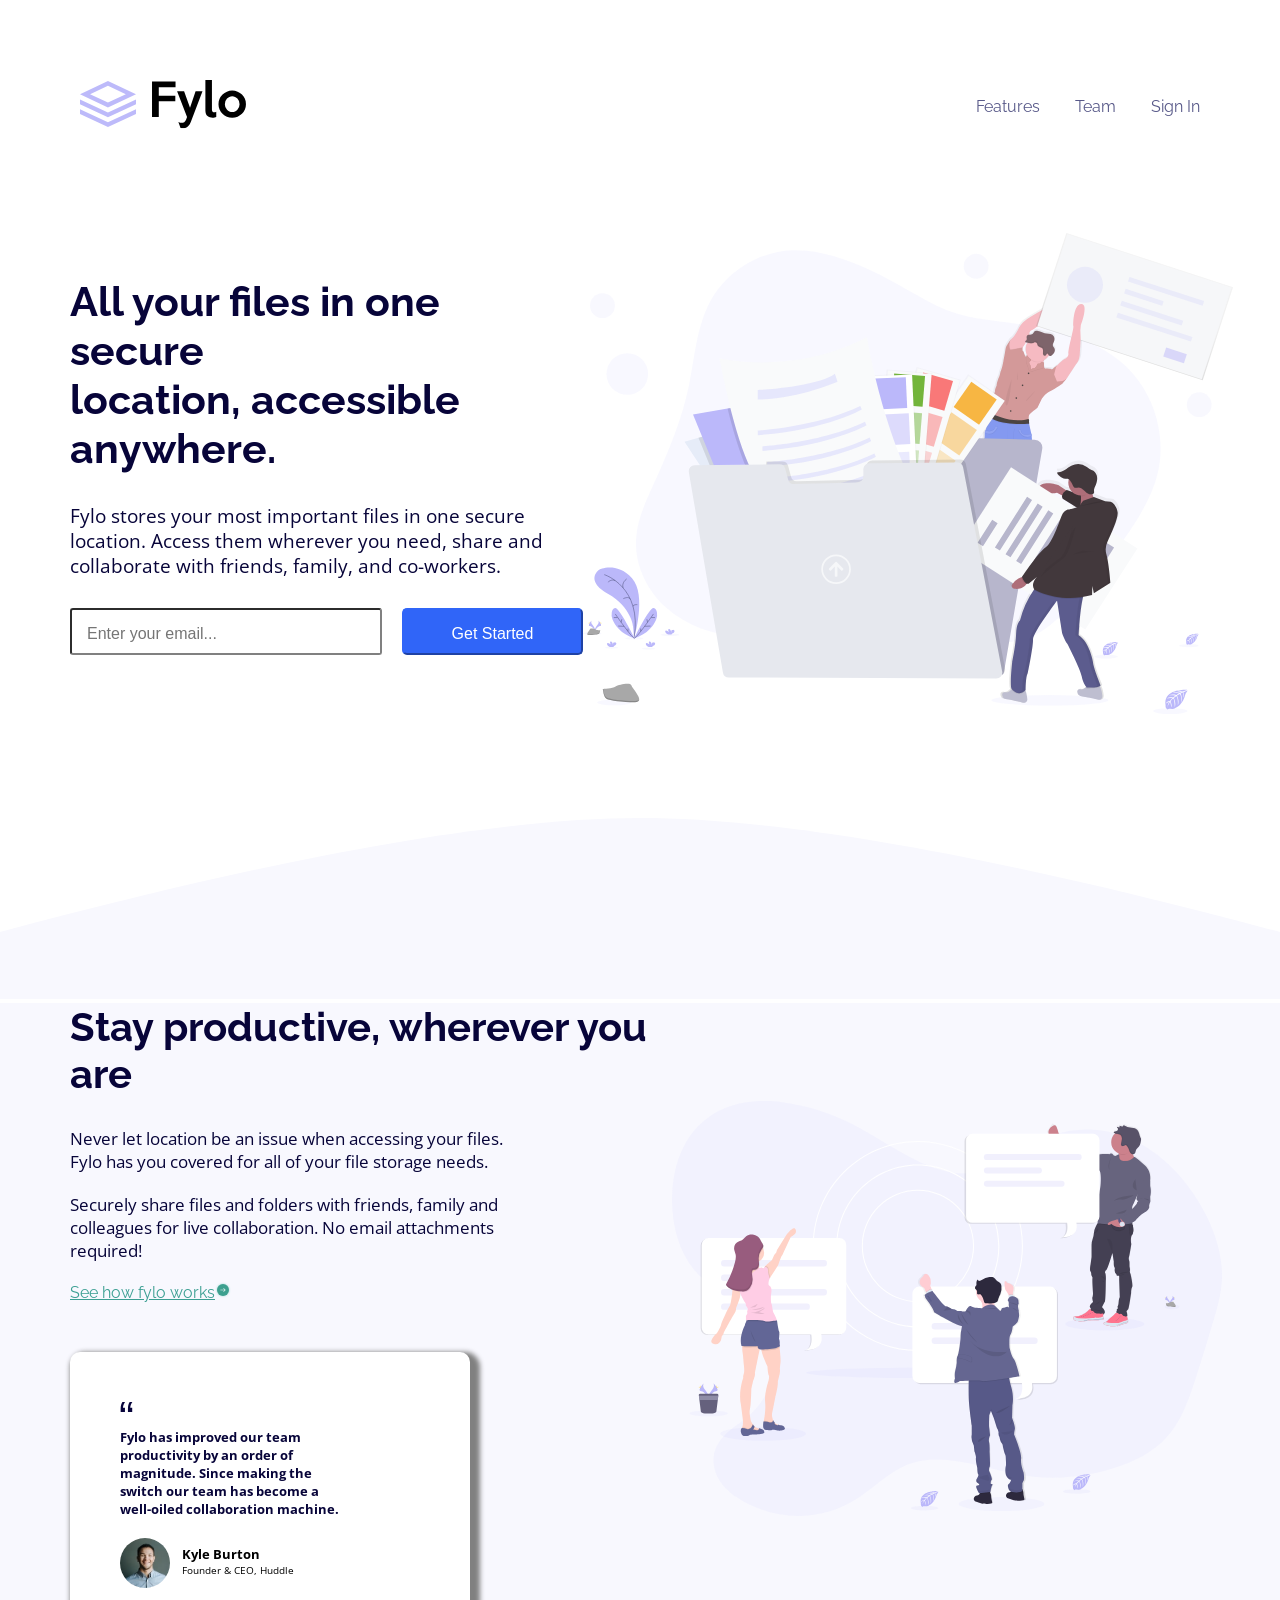
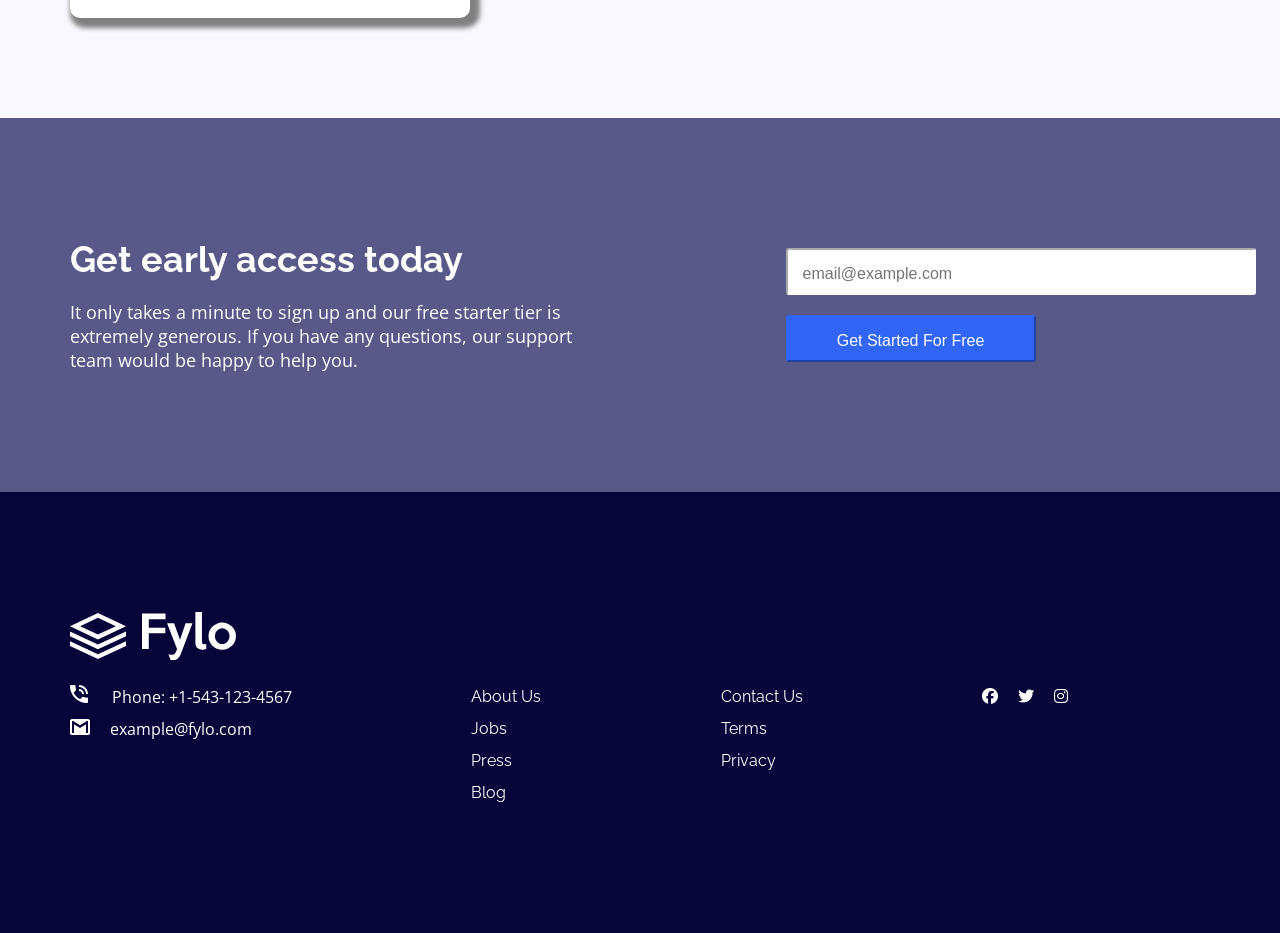
<file: index.html>
<!DOCTYPE html>
<html lang="en">
<head>
    <meta charset="UTF-8">
    <meta name="viewport" content="width=device-width, initial-scale=1.0">
    <title>Fylo</title>
    <link rel="preconnect" href="https://fonts.googleapis.com">
    <link rel="preconnect" href="https://fonts.gstatic.com" crossorigin>
    <link href="https://fonts.googleapis.com/css2?family=Open+Sans&family=Raleway:wght@400;700&display=swap" rel="stylesheet">
    <link rel="stylesheet" href="https://cdnjs.cloudflare.com/ajax/libs/font-awesome/6.4.2/css/all.min.css" integrity="sha512-z3gLpd7yknf1YoNbCzqRKc4qyor8gaKU1qmn+CShxbuBusANI9QpRohGBreCFkKxLhei6S9CQXFEbbKuqLg0DA==" crossorigin="anonymous" referrerpolicy="no-referrer" />
    <link rel="icon" type="image/png" sizes="32x32" href="./favicon-32x32.png">
    <link rel="stylesheet" href="./css/fylo.css">
    
</head>
<body>
    <nav>
        <div class="nav-bar">
            <a href="fylo-homepage.html"><img src="./images/logo.svg" alt="company logo"/></a>
            <div class="nav-links">
                <a href="Features.html">Features</a>
                <a href="Team.html">Team</a>
                <a href="Sign-in.html">Sign In</a>
                <i class="fa fa-bars" aria-hidden="true"></i>
            </div>
        </div>
    </nav>
    <div class="first-section"> 
        <div class="first-section-content">
            <div class="left-content">
                <h1>All your files in one secure <br/> location, accessible anywhere.</h1>
                <p> 
                    Fylo stores your most important files in one secure location. 
                    Access them wherever you need, share and collaborate with friends, 
                    family, and co-workers.
                </p>
                    <form>
                        <input type="email" id="email" placeholder="Enter your email..." required>
                        <button type="submit">Get Started</button>
                    </form>
            
            </div>
        
            <div class="right-content">
                <img src="./images/illustration-1.svg" alt="first-section-image"/>
            </div>

        </div>

    </div>
    <div class="border-curve"> <img src="./images/bg-curve-mobile.svg" alt=""/></div>

    <div class="second-section">
        <div class="second-section-content">
            <div class="second-left-content">
                <h1>Stay productive, wherever you are</h1>

                <p>Never let location be an issue when accessing your files. Fylo has you
                covered for all of your file storage needs.
                </p>

                <p>Securely share files and folders with friends, family and colleagues for
                live collaboration. No email attachments required!
                </p>
                <a href="#"> See how fylo works<img src="./images/icon-arrow.svg" alt="arrow"/> </a>
                <div class="card">
                    <div class="card-up"> 
                        <img src="./images/icon-quotes.svg" alt="quote"/>
                        <p> 
                            Fylo has improved our team productivity by an order of magnitude. Since 
                            making the switch our team has become a well-oiled collaboration machine.
                        </p>
                    </div>
                    <div class="card-down"> 
                        <img src="./images/avatar-testimonial.jpg" alt=""/> 
                        <ul>
                            <li class="name">Kyle Burton</li>
                            <li class="post"> Founder & CEO, Huddle</li>
                        </ul>
                    </div>
                </div>
            </div>
            <div class="second-right-content">
                <img src="./images/illustration-2.svg" alt="second image"/> 
            </div>
        </div>
    </div>
    <div class="third-section">
        <div class="third-section-content">
            <div class="third-left-content">
                <h2>Get early access today</h2>

                <p>It only takes a minute to sign up and our free starter tier is extremely generous. 
                If you have any questions, our support team would be happy to help you.
                </p>
            </div>
            <div class="third-right-content">
                <form>
                    <ul>
                        <li><input type="email" id="email" placeholder="email@example.com" required></li>
                        <li><button type="submit">Get Started For Free </button></li>
                    </ul>
                </form>
            </div>
        </div>
    </div>
    <div class="footer">
        <div class="footer-image">
            <img src="./images/footer-logo.svg" alt="logo"/>
        </div>
        <div class="footer-content">
            
            <div class="footer-content-one"> 
                <ul>
                    <li><img src="./images/icon-phone.svg" alt=""/> Phone: +1-543-123-4567</li>
                    <li><img src="./images/icon-email.svg" alt=""/>example@fylo.com</li>
                </ul>
            </div>

            <div class="footer-content-two"> 
                <ul>
                    <li><a href="#">About Us</a></li>
                    <li><a href="#">Jobs</a></li>
                    <li><a href="#">Press</a></li>
                    <li><a href="#">Blog</a></li>
                </ul>
            </div>

            <div class="footer-content-three"> 
                <ul>
                    <li><a href="#">Contact Us</a></li>
                    <li><a href="#">Terms</a></li>
                    <li><a href="#">Privacy</a></li>
                </ul>
                
            </div>

            <div class="footer-content-four"> 
                <ul>
                    <li><a href="facebook.com"><i class="fab fa-facebook"></i></a></li>
                    <li><a href="twitter.com"><i class="fab fa-twitter"></i></a></li>
                    <li><a href="instagram.com"><i class="fab fa-instagram"></i></a></li>
                </ul>
                
            </div>
        </div>
    </div>
    <script src="./js/nav.js"></script>
</body>
</html>
</file>
<file: css/fylo.css>
*{
    padding: 0;
    margin: 0;
    box-sizing: border-box;
  }
 nav{
   width: 100%;
    background-color: white;
    padding: 10px;
 } 
 .nav-bar{
   margin: 70px;
   display: flex;
   justify-content: space-between;
   align-items: center;
}
 
 .nav-links{
   width: 20%;
    display: flex;
    justify-content:space-between;
 }
 .nav-links a{
    text-decoration: none;
    font-size: 16px;
    color: hsl(238, 22%, 44%);
    font-family: "Raleway", sans-serif;
    font-weight: 700px;
 }
 .nav-links .fa-bars{
  display: none;
 }
 .first-section{
    margin-right: 70px;
    margin-left: 70px;
    display: flex;
  }
  .first-section-content{
    width: 100%;
    display: flex;
    justify-content: space-between;
   align-items: center;
  }
  .left-content{
   width: 45%;
  }
  .left-content h1{
   font-weight: 700;
   font-size: 41px;
   font-family: "Raleway", sans-serif;
   color: hsl(243, 87%, 12%);
   margin-bottom: 30px;
  }
  .left-content p{
    font-size: 18.5px;
    font-weight: 400px;
    color: hsl(243, 87%, 12%);
    font-family: "Open Sans", sans-serif;
    margin-bottom: 30px;
  }
  form{
   display: flex;
   align-items: center;
  }
  .left-content input{
   width: 330px;
   border-radius: 3px;
   border-color: gray;
   padding-top: 15px; 
   padding-left: 15px;
   padding-bottom: 10px;
   font-size: 16px;
   margin-right: 20px;
   outline: none;
  }
  .left-content button{
   width: 190px;
   border-radius: 5px;
   background-color: hsl(224, 93%, 58%);
   border-color: hsl(224, 93%, 58%);
   padding: 15px 15px 10px 15px;
   font-size: 16px;
   color: white;
  }
  .right-content img{
   width: 650px;
   margin-top: 20px;
  }
  .border-curve{
   margin-top: 100px;
   margin-bottom: 0px;
   min-height: 5%;
  }
  .border-curve img{
  width: 100%;
  margin: 0px;
  }
  .second-section{
   background-color: #f8f8fe;
   padding-bottom: 100px;
  }

  .second-section-content{
   margin-right: 70px;
   margin-left: 70px;
   width: 90%;
   display: flex;
   justify-content: space-between;
  align-items: center;
  }
  .second-left-content{
   width: 55%;
  }
  .second-left-content h1{
   font-weight: bold;
   font-size: 40px;
   font-family: "Raleway", sans-serif;
   color: hsl(243, 87%, 12%);
   margin-bottom: 30px;
  }
  .second-left-content p{
    width: 75%;
   font-size: 17px;
   font-weight: 400px;
   color: hsl(243, 87%, 12%);
   font-family: "Open sans", sans-serif;
   margin-bottom: 20px;
  }
  .second-left-content a{
   color: hsl(173, 45%, 43%);
   font-size: 16px;
   font-family: "Raleway", sans-serif;
   font-weight: 400;
  }
  .card{
   margin-top: 50px;
   border-radius: 10px;
   background-color: white;
   width: 400px;
   padding-top: 50px;
   padding-left: 50px;
   padding-right: 50px;
   padding-bottom: 30px;
   box-shadow: 5px 5px 5px 5px grey;
  }
  .card-up img{
   margin-bottom: 10px;
  }
  .card-up p{
    font-size: 13px;
    font-weight:bold;
    color: hsl(243, 87%, 12%);
    font-family: "Open sans", sans-serif;
  }
   .card-down{
    display: flex;
    
   }
   .card-down img{
    width: 50px;
    border-radius: 50%;
   }
   .card-down ul{
    margin-left: 12px;
    list-style-type: none;
    margin-top: 7px;
   }
   .name{
    font-weight: bold;
    font-family: "Open sans", sans-serif;
    font-size: 13px;
   }
   .post{
    font-size: 10px;
    font-family: "Open sans", sans-serif;
   }
   .second-right-content img{
    width: 550px;
   } 
   .third-section{
    background-color: hsl(238, 22%, 44%);
    width: 100%;
    padding-top: 120px;
    padding-bottom: 120px;

   }
   .third-section-content{
    margin-left: 70px;
    display: flex;
    align-items: center;
    justify-content: space-between;
   }
   .third-left-content{
    width: 45%;
   }
   .third-left-content h2{
    color: white;
    font-size: 36px;
    font-family: "Raleway", sans-serif;
   }
   .third-left-content p{
    color: white;
    font-size: 18px;
    font-family: "Open sans", sans-serif;
    margin-top: 20px;
   }
   .third-right-content{
    width: 45%;
    display: flex;
    justify-content:left;
  
   }
   .third-right-content ul{
    list-style-type: none;
    margin-left: 50px;
   }
  .third-right-content input{
    width: 470px;
    border-radius: 3px;
    border-color: white;
    padding-top: 15px; 
    padding-left: 15px;
    padding-bottom: 10px;
    font-size: 16px;
    margin-bottom: 20px;
     }
     .third-right-content button{
      width: 250px;
      border-radius: 3px;
      border-color: hsl(224, 93%, 58%);
      background-color: hsl(224, 93%, 58%);
      padding: 15px 15px 10px 15px;
      font-size: 16px;
      color: white;
     }
     .footer{
      background-color: hsl(243, 87%, 12%);
      width: 100%;
      padding-top: 120px;
      padding-bottom: 120px;
     }
     .footer-image{
      margin-left: 70px;
      margin-bottom: 20px;
     }
     .footer-content{
      margin-left: 70px;
      margin-right: 70px;
      display: flex;
      justify-content: space-between;
     }
     .footer-content ul{
      list-style-type: none;
      font-size: 16px;
      font-weight: 400;
      font-family: "Open Sans", sans-serif;
      color: white;
     }
     .footer-content li{
      margin-bottom: 10px;
     }
     .footer-content a{
      font-size: 16px;
      font-weight: 400;
      color: white;
      text-decoration: none;
      font-family: "Raleway", sans-serif;
     }
    .footer-content-one img{
      margin-right: 20px;
    } 
    .footer-content-four{
      width: 20%;
    }
    .footer-content-four ul{
      display: flex;
      justify-content: left;
      align-items: center;
    }
    .footer-content-four li{
      margin-right: 20px;
    }
  

@media (max-width: 576px){

  nav{
    width: 100%;
     background-color: white;
     padding: 5px;
  } 
  .nav-bar{
    margin: 30px;
    display: flex;
    justify-content: space-between;
    align-items: center;
 }
  .nav-bar img{
    width: 80px;
  }
  .nav-links{
    width: 50%;
     display: flex;
     justify-content:space-between;
  }
  .nav-links a{
     text-decoration: none;
     font-size: 13px;
     color: white;
     font-family: "Raleway", sans-serif;
     font-weight: 700px;
  }
  .nav-links .fa-bars{
    display: flex;
    margin-right: 20px;
    justify-content: space-evenly;
    align-items: center;
    cursor: pointer;
  }
  .show a{
    color:hsl(238, 22%, 44%);
    width: 100%;
    text-align: center;
  }
  .show a:hover{
    background-color: hsl(238, 22%, 44%);
    color: white;
  }
  .show{
    display: flex;
    flex-direction: column;
    align-items: center;
    position: absolute;
    left: 0;
    right: 0;
    top: 70px;
    width: 100%;
    height: 100px;
    background-color: white;
  }
  .first-section{
    margin-right: 30px;
    margin-left: 30px;
    display: flex;
  }
  .first-section-content{
    width: 100%;
    display: flex;
    justify-content:space-between;
   align-items: center;
   flex-direction:column-reverse;
  }
  .left-content{
    width: 100%;
   }
   .left-content h1{
    font-weight: 700;
    font-size: 22px;
    font-family: "Raleway", sans-serif;
    color: hsl(243, 87%, 12%);
    margin-bottom: 30px;
    text-align: center;
    line-height: 1.5;
   }
   .left-content p{
     font-size: 14px;
     font-weight: 500px;
     color: hsl(243, 87%, 12%);
     font-family: "Open Sans", sans-serif;
     margin-bottom: 30px;
     text-align: center;
   }
   form{
    display: flex;
    align-items: center;
    flex-direction: column;
    
   }
   .left-content input{
    width: 300px;
    border-radius: 3px;
    border-color: gray;
    padding: 12px 0px 8px 12px ; 
    font-size: 14px;
    margin-bottom: 20px;
   }
   .left-content button{
    width: 300px;
    border-radius: 3px;
    background-color: hsl(224, 93%, 58%);
    border-color: hsl(224, 93%, 58%);
    padding: 12px 0px 8px 12px;
    font-size: 14px;
    color: white;
    margin-right: 22px;
   }
   .right-content img{
    width: 100%;
    margin-top: 70px;
   }
   .second-section{
    background-color: #f8f8fe;
    padding-bottom: 100px;
   }
   .second-section-content{
    margin-right: 30px;
    margin-left: 0px;
    width: 100%;
    display: flex;
    justify-content: space-between;
   align-items: center;
   flex-direction: column-reverse;
   }
   .second-left-content{
    width: 100%;
   }
   .second-left-content h1{
    font-weight: bold;
    font-size: 18px;
    font-family: "Raleway", sans-serif;
    color: hsl(243, 87%, 12%);
    margin-bottom: 30px;
    text-align: center;
   }
   .second-left-content p{
    width: auto;
    font-size: 14px;
    font-weight: 400px;
    color: hsl(243, 87%, 12%);
    font-family: "Open sans", sans-serif;
    margin-bottom: 20px;
    text-align: left;
    margin-left: 20px;
    margin-right: 20px;
   }
   .second-left-content a{
    margin-left: 20px;
    margin-left: 100px;
    color: hsl(173, 45%, 43%);
    font-size: 14px;
    font-family: "Raleway", sans-serif;
    font-weight: 400;
   }
   .card{
    margin-top: 50px;
    margin-left: 50px;
    border-radius: 10px;
    background-color: white;
    width: 270px;
    padding-top: 20px;
    padding-left: 20px;
    padding-right: 20px;
    padding-bottom: 10px;
    box-shadow: 1px 1px 1px 1px grey;
   }
   .card-up img{
    margin-bottom: 15px;
   }
   .card-up p{
    margin-left: 0px;
    margin-right: 0px;
     font-size: 10px;
     font-weight: 400;
     color: hsl(243, 87%, 12%);
     font-family: "Open sans", sans-serif;
   }
    .card-down{
     display: flex;
     
    }
    .card-down img{
     width: 30px;
     border-radius: 50%;
    }
    .card-down ul{
     margin-left: 5px;
     list-style-type: none;
     margin-top: 7px;
    }
    .name{
     font-weight: bold;
     font-family: "Open sans", sans-serif;
     font-size: 10px;
    }
    .post{
     font-size: 7.5px;
     font-family: "Open sans", sans-serif;
    }
    .second-right-content img{
     width: 85%;
     margin-bottom: 100px;
     margin-left: 15px;
    } 

    .third-section{
      background-color: hsl(238, 22%, 44%);
      width: 100%;
      padding-top: 60px;
      padding-bottom: 60px;
  
     }
     .third-section-content{
      margin-left: 20px;
      margin-right: 20px;
      display: flex;
      align-items: center;
      justify-content: space-between;
      flex-direction: column;
     }
     .third-left-content{
      width: 100%;
     }
     .third-left-content h2{
      color: white;
      font-size: 21px;
      font-family: "Raleway", sans-serif;
      text-align: center;
     }
     .third-left-content p{
      margin: 20px 5px 20px 5px;
      color: white;
      font-size: 15px;
      font-family: "Open sans", sans-serif;
      text-align: center;
     }
     .third-right-content{
      width: 100%;
      display: flex;
      justify-content:center;
    
     }
     .third-right-content ul{
      list-style-type: none;
      margin-left: 30px;
      margin-right: 30px;
     }
      .third-right-content input{
      width: 270px;
      border-radius: 3px;
      border-color: gray;
      padding: 12px 0px 8px 12px ; 
      font-size: 14px;
      margin-left: 10px;
      margin-bottom: 20px;
     }
      .third-right-content button{
      width: 270px;
      border-radius: 3px;
      background-color: hsl(224, 93%, 58%);
      border-color: hsl(224, 93%, 58%);
      padding: 12px 0px 8px 12px;
      font-size: 14px;
      color: white;
      margin-left: 10px;
     }

     .footer{
      background-color: hsl(243, 87%, 12%);
      width: 100%;
      padding-top: 60px;
      padding-bottom: 60px;
     }
     .footer-image{
      margin-left: 30px;
      margin-bottom: 20px;
     }
     .footer-content{
      margin-left: 30px;
      margin-right: 30px;
      display: flex;
      justify-content: space-between;
      flex-direction: column;
     }
     .footer-content ul{
      list-style-type: none;
      font-size: 14px;
      font-weight: 400;
      font-family: "Open Sans", sans-serif;
      color: white;
     }
     .footer-content li{
      margin-bottom: 20px;
     }
     .footer-content a{
      font-size: 14px;
      font-weight: 400;
      color: white;
      text-decoration: none;
      font-family: "Raleway", sans-serif;
     }
     .footer-content-one{
      margin-top: 20px;
      margin-bottom: 20px;
     }
     .footer-content-two{
      margin-bottom: 20px;
     }
     .footer-content-three{
      margin-bottom: 20px;
     }
    .footer-content-one img{
      margin-right: 20px;
    } 
    .footer-content-four{
      width: 100%;
      margin-top: 40px;
      display: flex;
      justify-content: center;
      align-items: center;
    }
    .footer-content-four ul{
      display: flex;
      justify-content: left;
      align-items: center;
    }
    .footer-content-four li{
      margin-right: 20px;
    }
}
</file>
